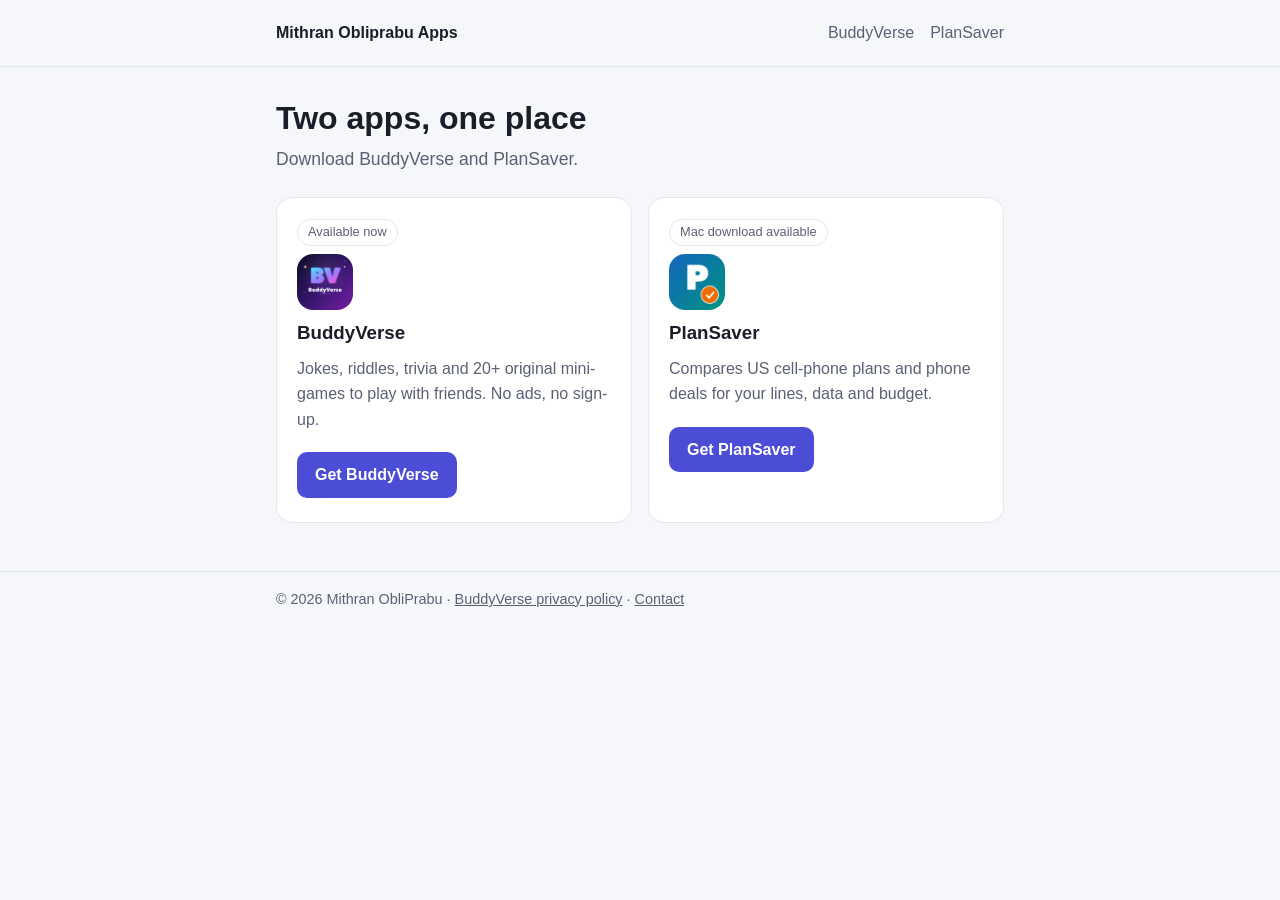
<file: index.html>
<!doctype html><html lang="en"><head><meta charset="utf-8"><meta name="viewport" content="width=device-width,initial-scale=1"><title>Mithran Obliprabu Apps</title><meta name="description" content="BuddyVerse and PlanSaver: downloads and info."><link rel="icon" type="image/png" href="img/buddyverse.png"><link rel="stylesheet" href="style.css"><script src="track.js" defer></script></head><body>
<header><div class="wrap"><a href="index.html">Mithran Obliprabu Apps</a><nav><a href="buddyverse.html">BuddyVerse</a><a href="plansaver.html">PlanSaver</a></nav></div></header>
<main class="wrap">
<h1>Two apps, one place</h1>
<p class="lead">Download BuddyVerse and PlanSaver.</p>
<div class="cards">
<div class="card"><span class="tag">Available now</span><img class="logo card-logo" src="img/buddyverse.png" alt="" width="56" height="56"><h3>BuddyVerse</h3><p>Jokes, riddles, trivia and 20+ original mini-games to play with friends. No ads, no sign-up.</p><a class="btn" href="buddyverse.html">Get BuddyVerse</a></div>
<div class="card"><span class="tag">Mac download available</span><img class="logo card-logo" src="img/plansaver.png" alt="" width="56" height="56"><h3>PlanSaver</h3><p>Compares US cell-phone plans and phone deals for your lines, data and budget.</p><a class="btn" href="plansaver.html">Get PlanSaver</a></div>
</div>
</main>
<footer><div class="wrap">&copy; 2026 Mithran ObliPrabu &middot; <a href="https://obliprabu.github.io/buddyverse-privacy-policy">BuddyVerse privacy policy</a> &middot; <a href="mailto:buddyversemithran@gmail.com">Contact</a></div></footer>
</body></html>
</file>
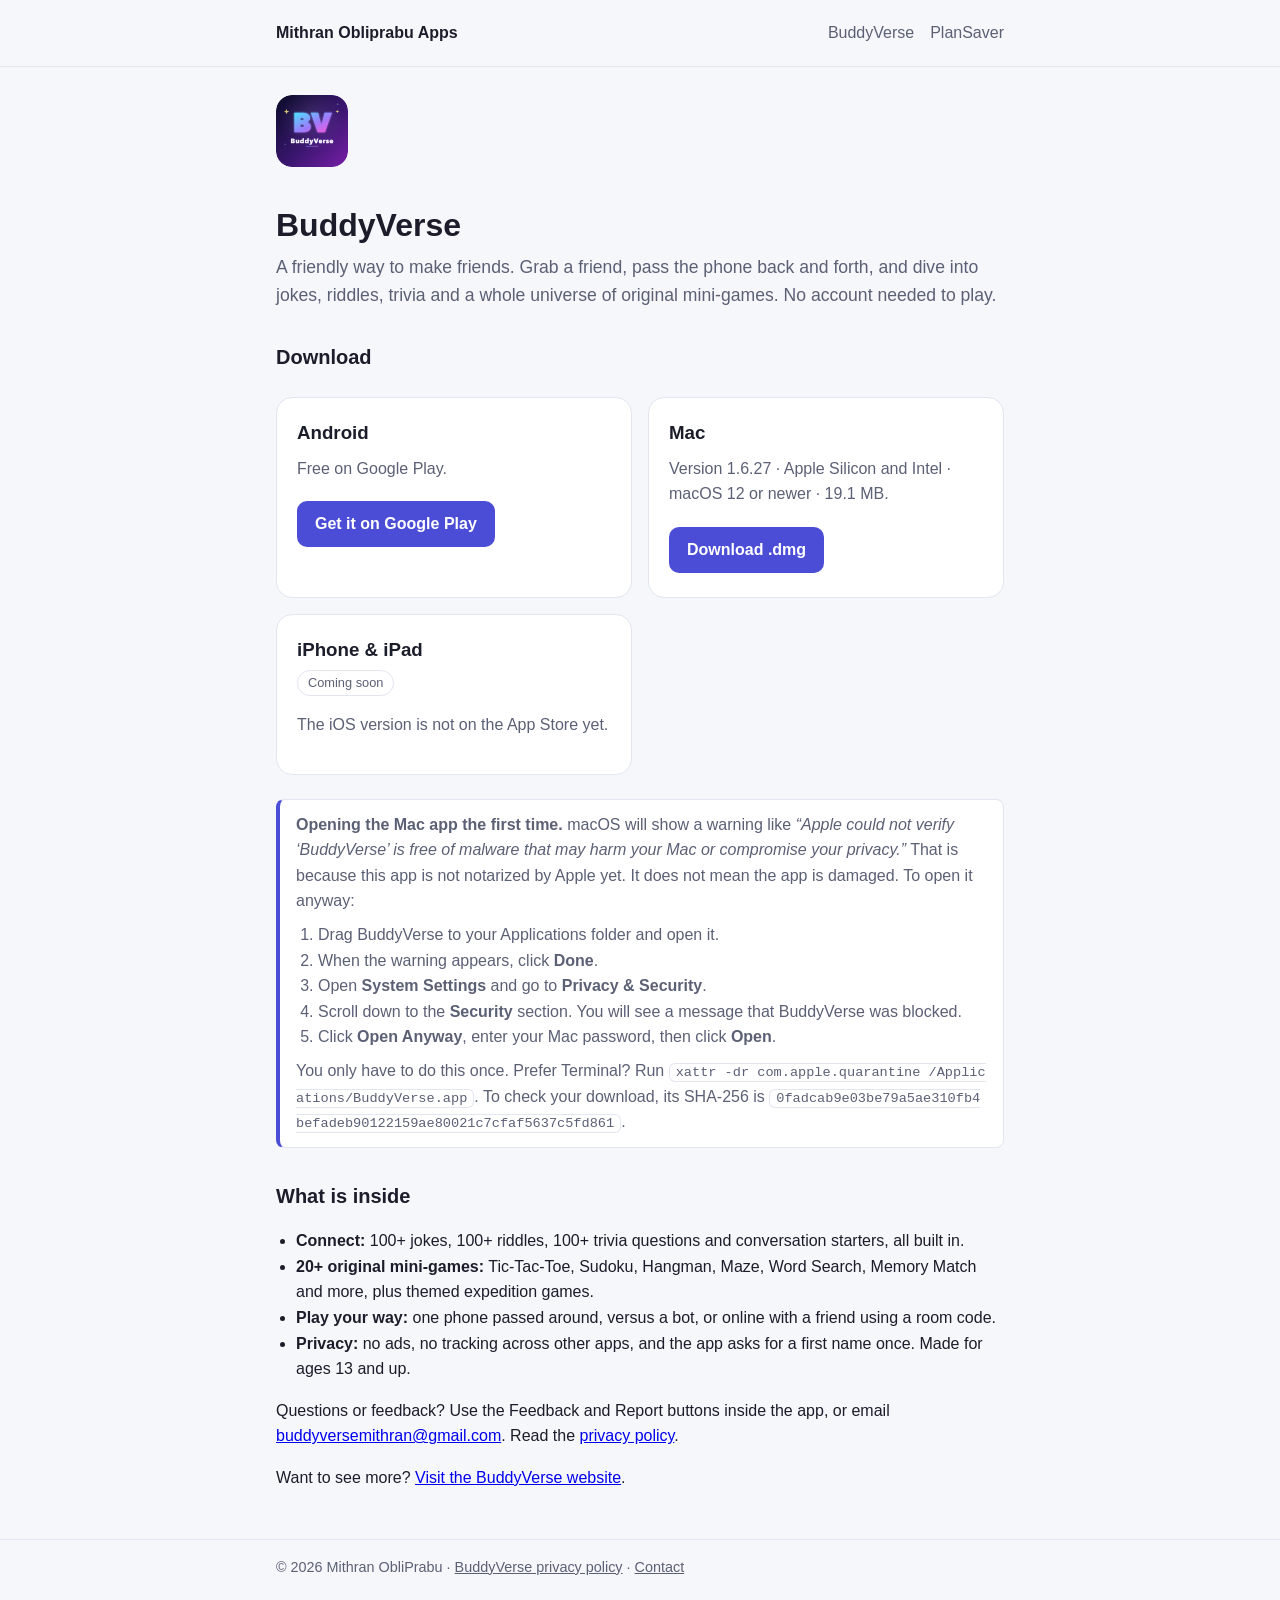
<file: buddyverse.html>
<!doctype html><html lang="en"><head><meta charset="utf-8"><meta name="viewport" content="width=device-width,initial-scale=1"><title>BuddyVerse: download</title><meta name="description" content="BuddyVerse: jokes, riddles, trivia and 20+ mini-games. Download for Android and Mac."><link rel="icon" type="image/png" href="img/buddyverse.png"><link rel="stylesheet" href="style.css"><script src="track.js" defer></script></head><body>
<header><div class="wrap"><a href="index.html">Mithran Obliprabu Apps</a><nav><a href="buddyverse.html">BuddyVerse</a><a href="plansaver.html">PlanSaver</a></nav></div></header>
<main class="wrap">
<img class="logo" src="img/buddyverse.png" alt="BuddyVerse logo" width="72" height="72">
<h1>BuddyVerse</h1>
<p class="lead">A friendly way to make friends. Grab a friend, pass the phone back and forth, and dive into jokes, riddles, trivia and a whole universe of original mini-games. No account needed to play.</p>
<h2>Download</h2>
<div class="cards">
<div class="card"><h3>Android</h3><p>Free on Google Play.</p><a class="btn" href="https://play.google.com/store/apps/details?id=com.obliprabu.buddyverse">Get it on Google Play</a></div>
<div class="card"><h3>Mac</h3><p>Version 1.6.27 &middot; Apple Silicon and Intel &middot; macOS 12 or newer &middot; 19.1 MB.</p><a class="btn" href="https://github.com/ObliPrabu/BuddyVerse-iOS/releases/download/v1.6.27-mac/BuddyVerse-1.6.27-mac.dmg">Download .dmg</a></div>
<div class="card"><h3>iPhone &amp; iPad</h3><span class="tag">Coming soon</span><p>The iOS version is not on the App Store yet.</p></div>
</div>
<div class="note"><strong>Opening the Mac app the first time.</strong> macOS will show a warning like <em>&ldquo;Apple could not verify &lsquo;BuddyVerse&rsquo; is free of malware that may harm your Mac or compromise your privacy.&rdquo;</em> That is because this app is not notarized by Apple yet. It does not mean the app is damaged. To open it anyway:
<ol>
<li>Drag BuddyVerse to your Applications folder and open it.</li>
<li>When the warning appears, click <strong>Done</strong>.</li>
<li>Open <strong>System Settings</strong> and go to <strong>Privacy &amp; Security</strong>.</li>
<li>Scroll down to the <strong>Security</strong> section. You will see a message that BuddyVerse was blocked.</li>
<li>Click <strong>Open Anyway</strong>, enter your Mac password, then click <strong>Open</strong>.</li>
</ol>
You only have to do this once. Prefer Terminal? Run <code>xattr -dr com.apple.quarantine /Applications/BuddyVerse.app</code>. To check your download, its SHA-256 is <code>0fadcab9e03be79a5ae310fb4befadeb90122159ae80021c7cfaf5637c5fd861</code>.</div>
<h2>What is inside</h2>
<ul>
<li><strong>Connect:</strong> 100+ jokes, 100+ riddles, 100+ trivia questions and conversation starters, all built in.</li>
<li><strong>20+ original mini-games:</strong> Tic-Tac-Toe, Sudoku, Hangman, Maze, Word Search, Memory Match and more, plus themed expedition games.</li>
<li><strong>Play your way:</strong> one phone passed around, versus a bot, or online with a friend using a room code.</li>
<li><strong>Privacy:</strong> no ads, no tracking across other apps, and the app asks for a first name once. Made for ages 13 and up.</li>
</ul>
<p>Questions or feedback? Use the Feedback and Report buttons inside the app, or email <a href="mailto:buddyversemithran@gmail.com">buddyversemithran@gmail.com</a>. Read the <a href="https://obliprabu.github.io/buddyverse-privacy-policy">privacy policy</a>.</p>
<p>Want to see more? <a href="https://ambitious-desert-027b7dd0f.7.azurestaticapps.net" target="_blank" rel="noopener">Visit the BuddyVerse website</a>.</p>
</main>
<footer><div class="wrap">&copy; 2026 Mithran ObliPrabu &middot; <a href="https://obliprabu.github.io/buddyverse-privacy-policy">BuddyVerse privacy policy</a> &middot; <a href="mailto:buddyversemithran@gmail.com">Contact</a></div></footer>
</body></html>
</file>
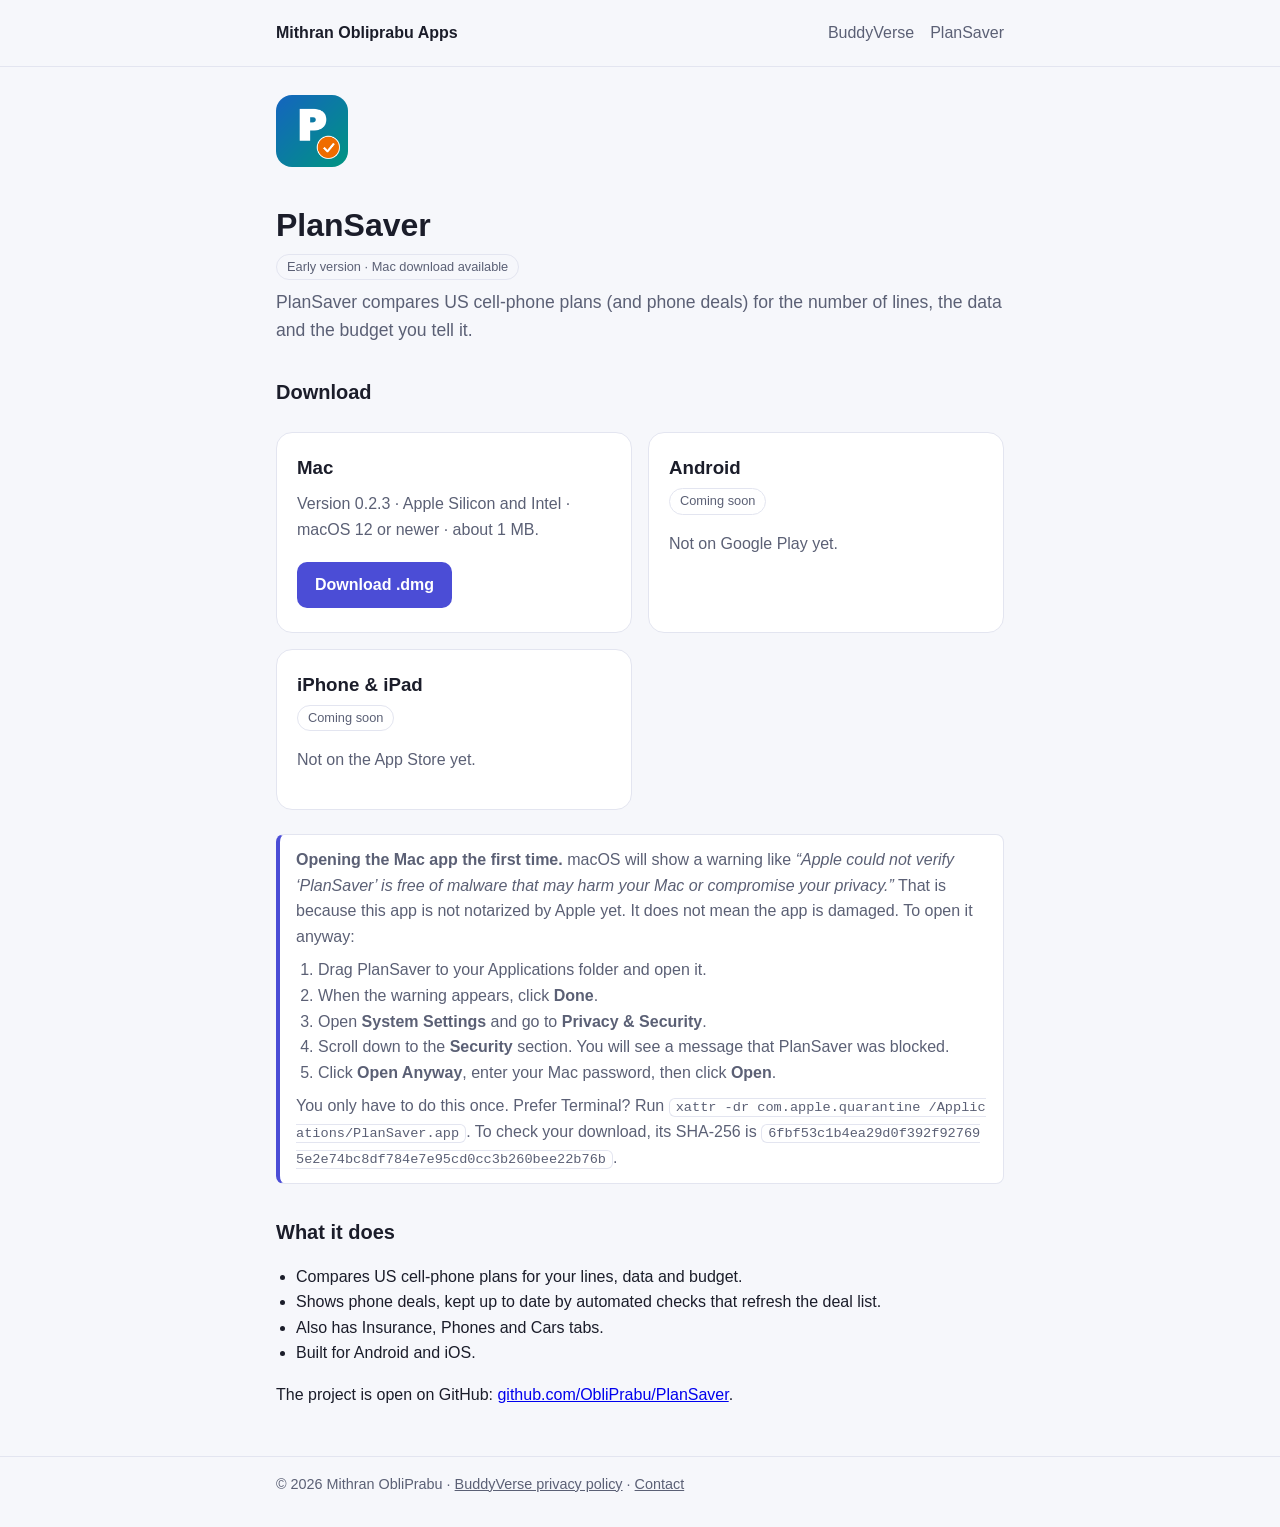
<file: plansaver.html>
<!doctype html><html lang="en"><head><meta charset="utf-8"><meta name="viewport" content="width=device-width,initial-scale=1"><title>PlanSaver</title><meta name="description" content="PlanSaver compares US cell-phone plans and phone deals."><link rel="icon" type="image/png" href="img/plansaver.png"><link rel="stylesheet" href="style.css"></head><body>
<header><div class="wrap"><a href="index.html">Mithran Obliprabu Apps</a><nav><a href="buddyverse.html">BuddyVerse</a><a href="plansaver.html">PlanSaver</a></nav></div></header>
<main class="wrap">
<img class="logo" src="img/plansaver.png" alt="PlanSaver logo" width="72" height="72">
<h1>PlanSaver</h1>
<span class="tag">Early version &middot; Mac download available</span>
<p class="lead">PlanSaver compares US cell-phone plans (and phone deals) for the number of lines, the data and the budget you tell it.</p>
<h2>Download</h2>
<div class="cards">
<div class="card"><h3>Mac</h3><p>Version 0.2.3 &middot; Apple Silicon and Intel &middot; macOS 12 or newer &middot; about 1 MB.</p><a class="btn" href="https://github.com/ObliPrabu/download-apps/releases/download/plansaver-mac-0.2.3/PlanSaver-0.2.3-mac.dmg">Download .dmg</a></div>
<div class="card"><h3>Android</h3><span class="tag">Coming soon</span><p>Not on Google Play yet.</p></div>
<div class="card"><h3>iPhone &amp; iPad</h3><span class="tag">Coming soon</span><p>Not on the App Store yet.</p></div>
</div>
<div class="note"><strong>Opening the Mac app the first time.</strong> macOS will show a warning like <em>&ldquo;Apple could not verify &lsquo;PlanSaver&rsquo; is free of malware that may harm your Mac or compromise your privacy.&rdquo;</em> That is because this app is not notarized by Apple yet. It does not mean the app is damaged. To open it anyway:
<ol>
<li>Drag PlanSaver to your Applications folder and open it.</li>
<li>When the warning appears, click <strong>Done</strong>.</li>
<li>Open <strong>System Settings</strong> and go to <strong>Privacy &amp; Security</strong>.</li>
<li>Scroll down to the <strong>Security</strong> section. You will see a message that PlanSaver was blocked.</li>
<li>Click <strong>Open Anyway</strong>, enter your Mac password, then click <strong>Open</strong>.</li>
</ol>
You only have to do this once. Prefer Terminal? Run <code>xattr -dr com.apple.quarantine /Applications/PlanSaver.app</code>. To check your download, its SHA-256 is <code>6fbf53c1b4ea29d0f392f927695e2e74bc8df784e7e95cd0cc3b260bee22b76b</code>.</div>
<h2>What it does</h2>
<ul>
<li>Compares US cell-phone plans for your lines, data and budget.</li>
<li>Shows phone deals, kept up to date by automated checks that refresh the deal list.</li>
<li>Also has Insurance, Phones and Cars tabs.</li>
<li>Built for Android and iOS.</li>
</ul>
<p>The project is open on GitHub: <a href="https://github.com/ObliPrabu/PlanSaver">github.com/ObliPrabu/PlanSaver</a>.</p>
</main>
<footer><div class="wrap">&copy; 2026 Mithran ObliPrabu &middot; <a href="https://obliprabu.github.io/buddyverse-privacy-policy">BuddyVerse privacy policy</a> &middot; <a href="mailto:buddyversemithran@gmail.com">Contact</a></div></footer>
</body></html>
</file>
<file: style.css>
:root{--bg:#f6f7fb;--card:#fff;--text:#1b1d2a;--muted:#5b6075;--accent:#4b4dd6;--accent-text:#fff;--border:#e3e5f0}
@media (prefers-color-scheme:dark){:root{--bg:#10111a;--card:#1a1c2a;--text:#eceefb;--muted:#a3a8c4;--accent:#8587ff;--accent-text:#10111a;--border:#2b2e45}}
*{box-sizing:border-box}
body{margin:0;background:var(--bg);color:var(--text);font:16px/1.6 -apple-system,BlinkMacSystemFont,"Segoe UI",Roboto,sans-serif}
.wrap{max-width:760px;margin:0 auto;padding:0 16px}
header{padding:20px 0;border-bottom:1px solid var(--border)}
header .wrap{display:flex;justify-content:space-between;align-items:center;gap:12px;flex-wrap:wrap}
header a{color:var(--text);text-decoration:none;font-weight:700}
nav a{margin-left:16px;font-weight:500;color:var(--muted)}
nav a:hover{color:var(--accent)}
h1{font-size:2rem;line-height:1.2;margin:32px 0 8px}
h2{font-size:1.25rem;margin:32px 0 8px}
p.lead{color:var(--muted);font-size:1.1rem;margin-top:0}
.cards{display:grid;gap:16px;grid-template-columns:repeat(auto-fit,minmax(280px,1fr));margin:24px 0}
.card{background:var(--card);border:1px solid var(--border);border-radius:16px;padding:20px}
.card h3{margin:0 0 4px}
.card p{margin:8px 0 16px;color:var(--muted)}
.btn{display:inline-block;background:var(--accent);color:var(--accent-text);padding:10px 18px;border-radius:10px;text-decoration:none;font-weight:600;margin:4px 8px 4px 0}
.btn.alt{background:transparent;color:var(--accent);border:1px solid var(--accent)}
.tag{display:inline-block;font-size:.8rem;padding:2px 10px;border-radius:99px;border:1px solid var(--border);color:var(--muted);margin-bottom:8px}
.logo{width:72px;height:72px;border-radius:16px;margin-top:28px}
.note{background:var(--card);border:1px solid var(--border);border-left:4px solid var(--accent);border-radius:8px;padding:12px 16px;margin:16px 0;color:var(--muted)}
code{background:var(--card);border:1px solid var(--border);border-radius:6px;padding:1px 6px;font-size:.85rem;word-break:break-all}
ul{padding-left:20px}
footer{margin:48px 0 32px;color:var(--muted);font-size:.9rem;border-top:1px solid var(--border);padding-top:16px}
footer a{color:var(--muted)}
ol{margin:8px 0;padding-left:22px}
.card-logo{width:56px;height:56px;margin:0 0 8px;display:block}
</file>
